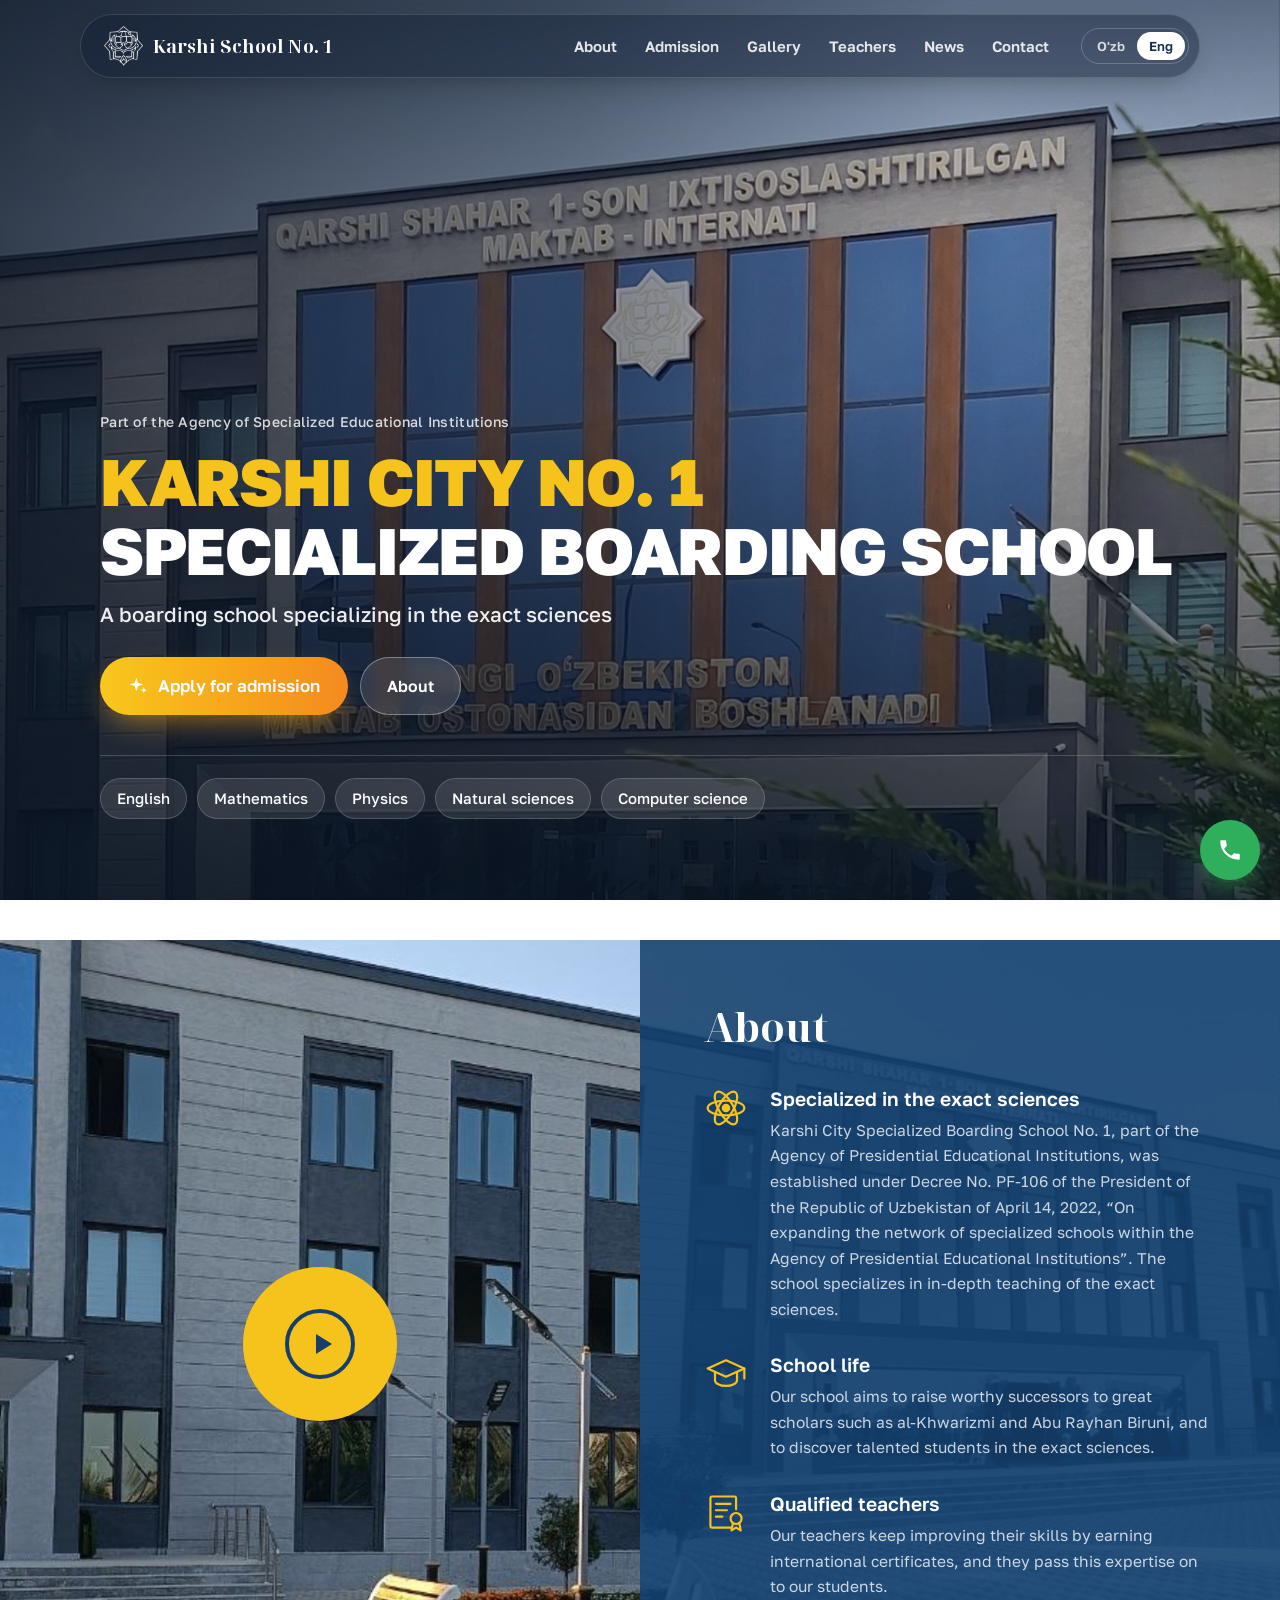
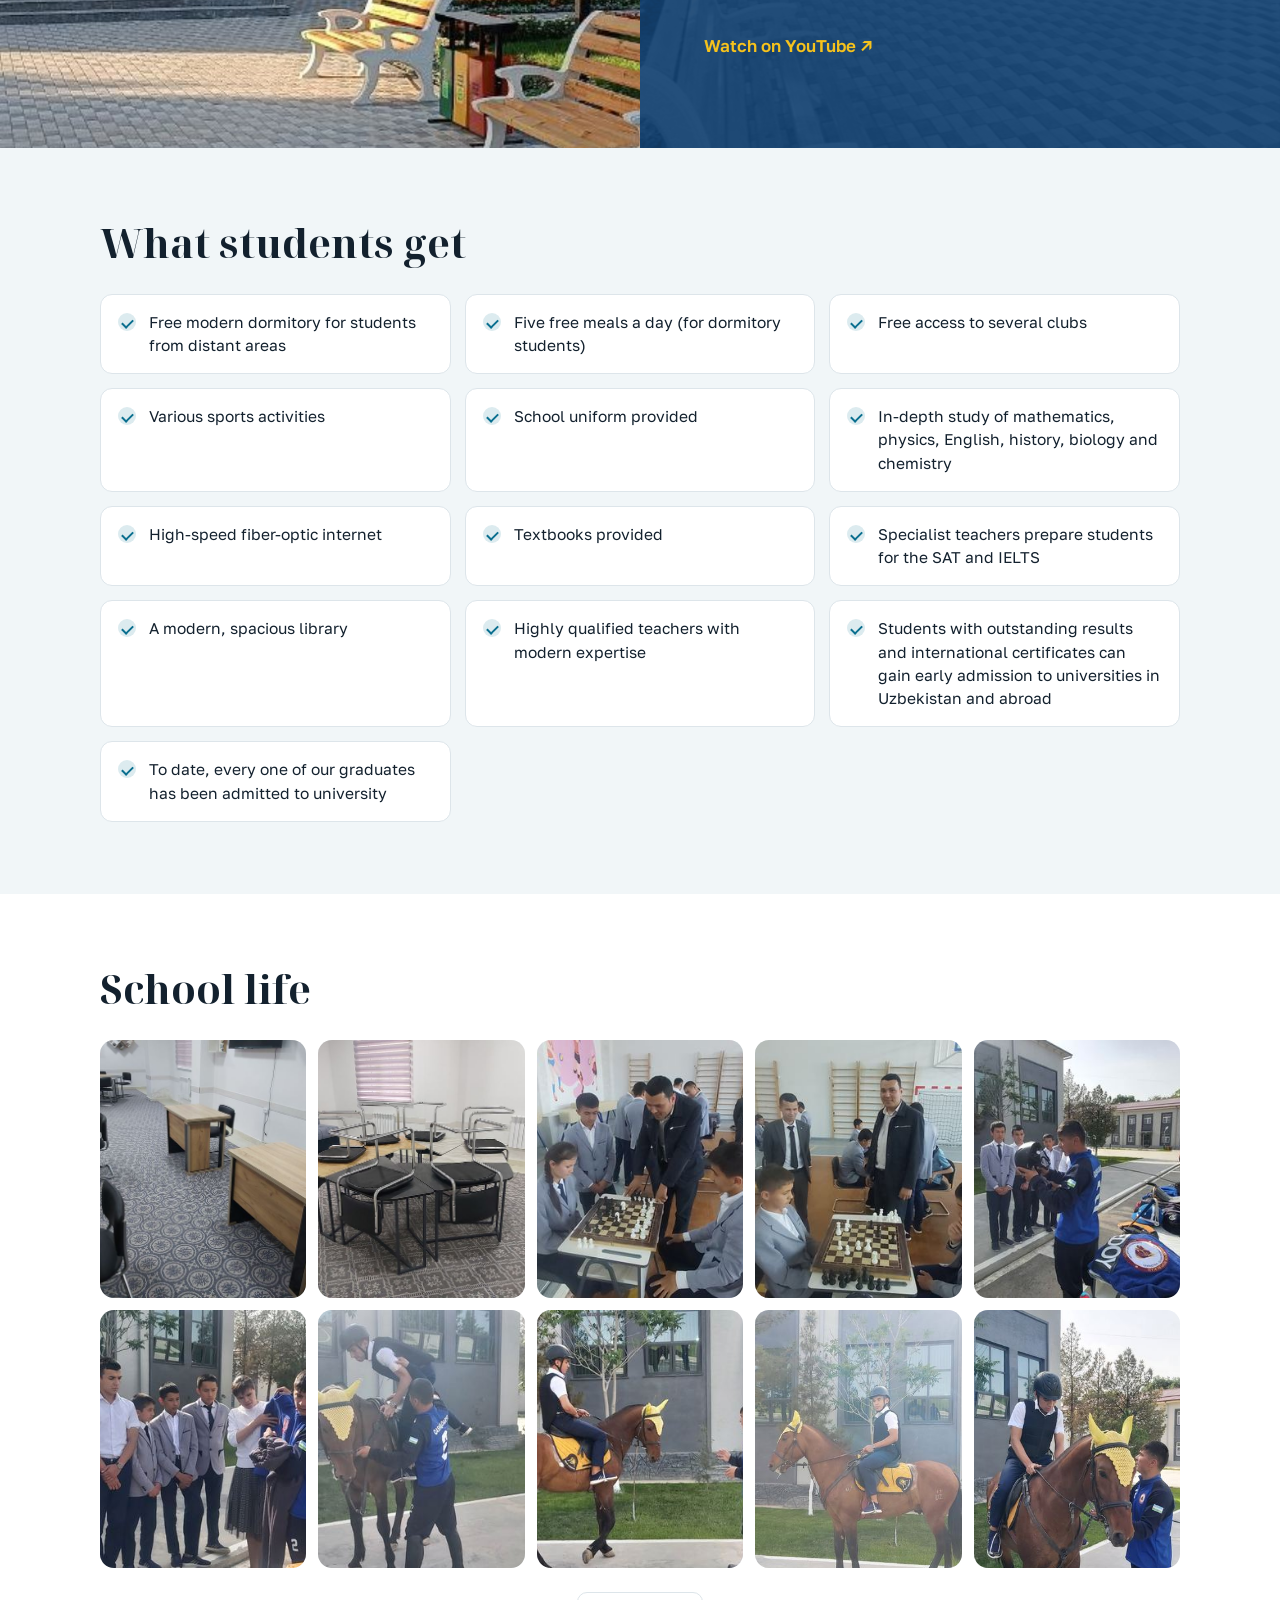
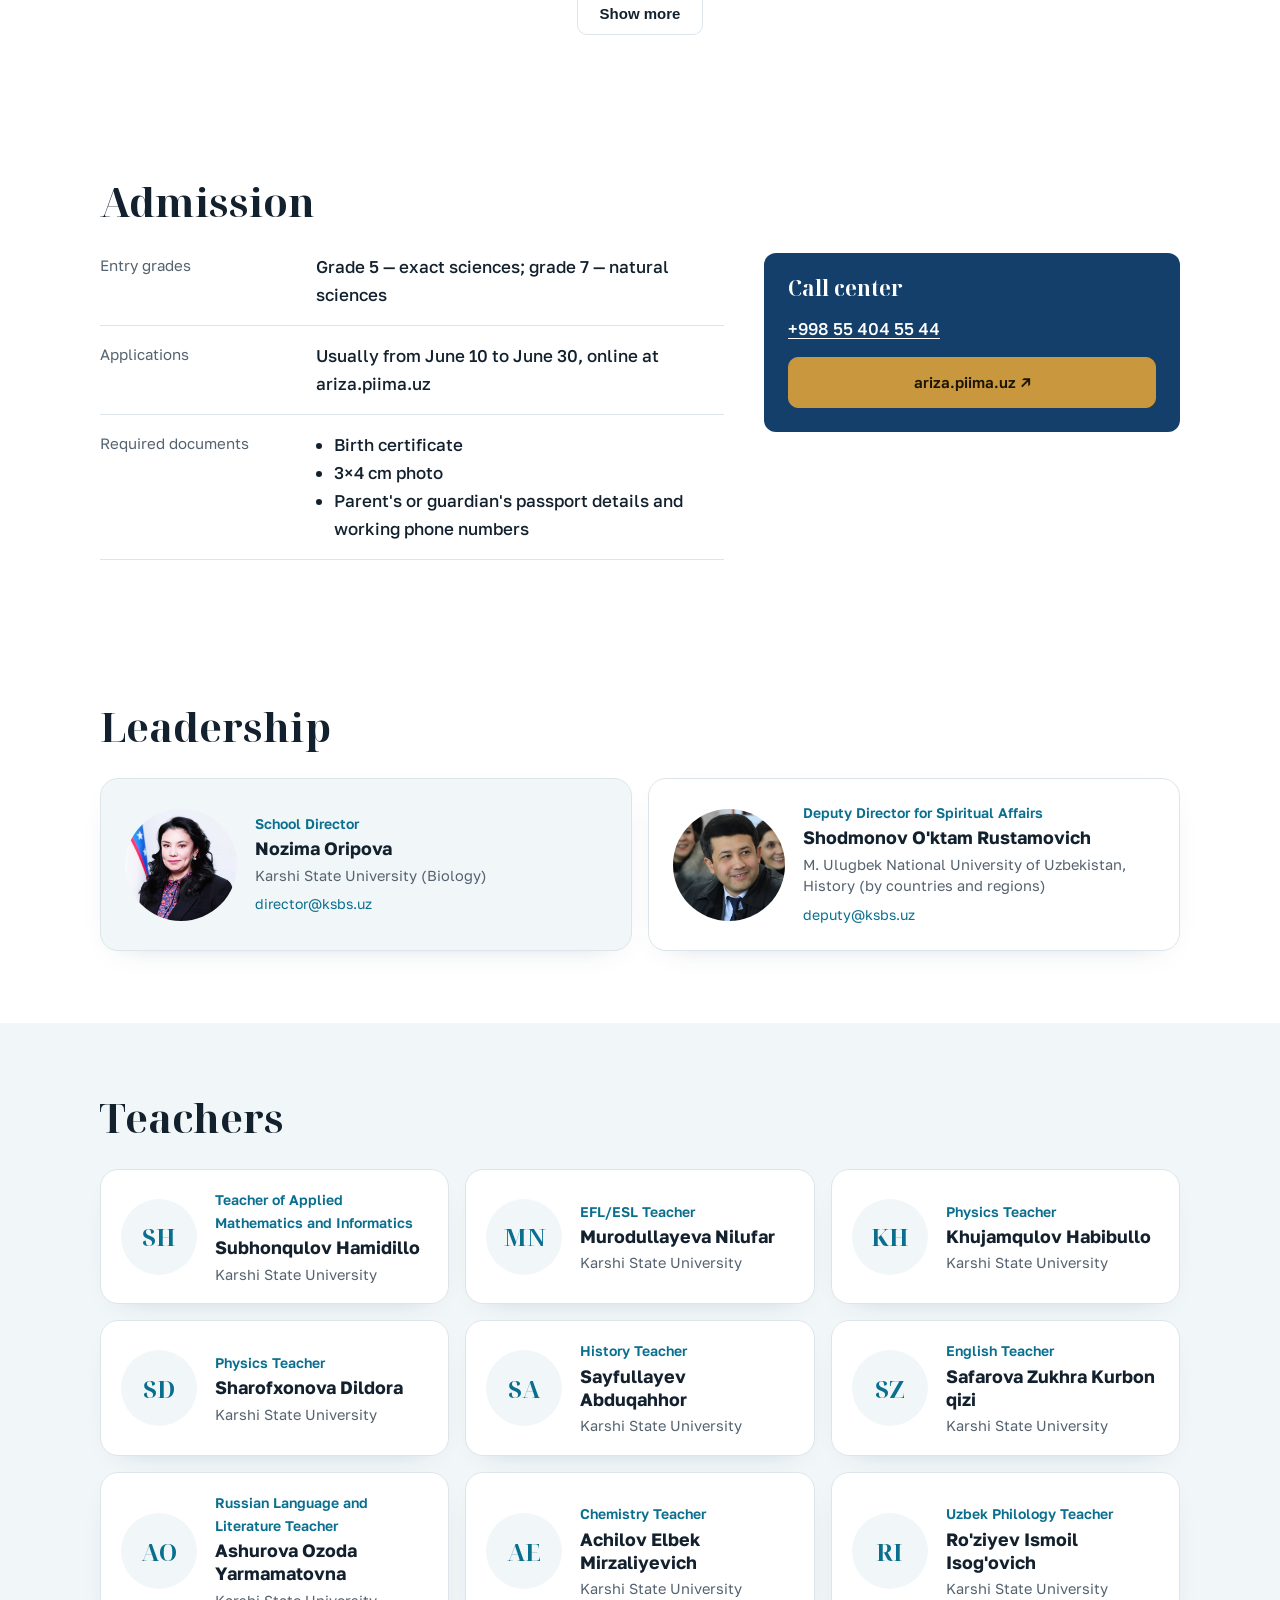
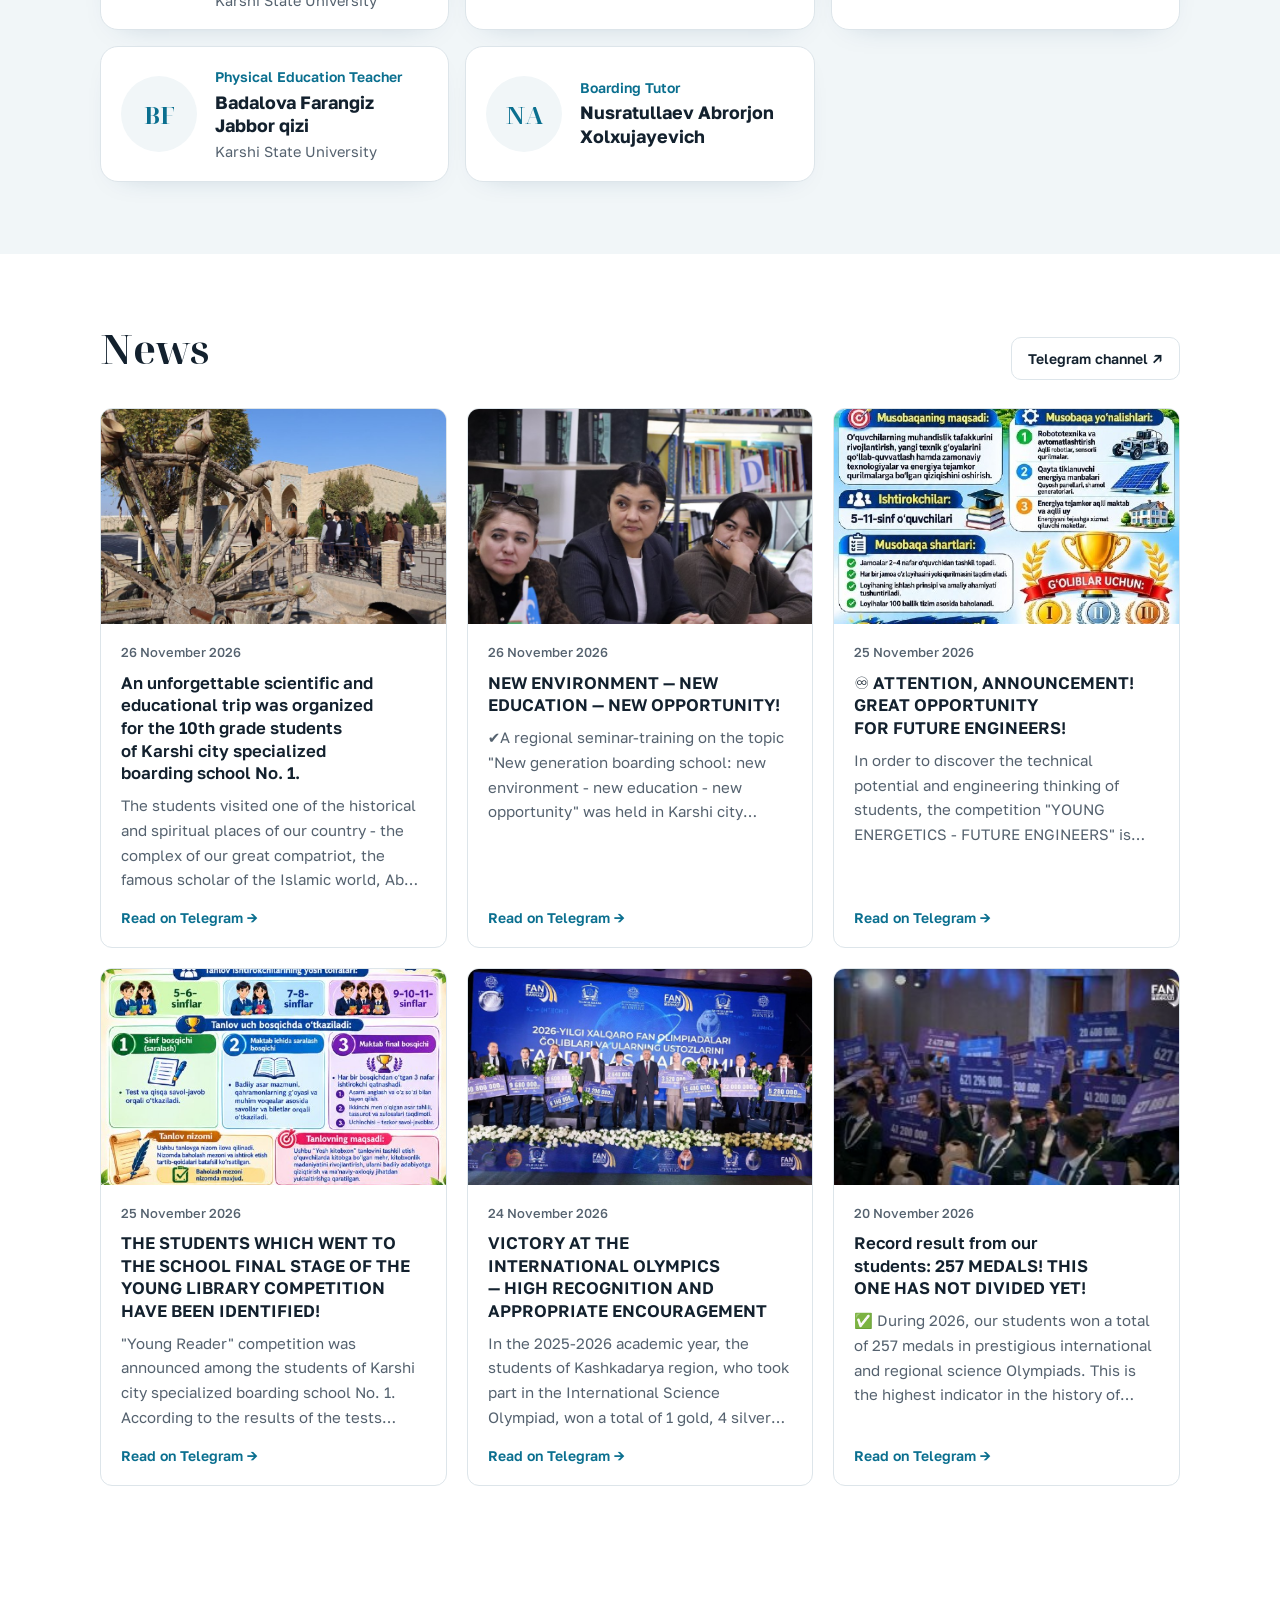
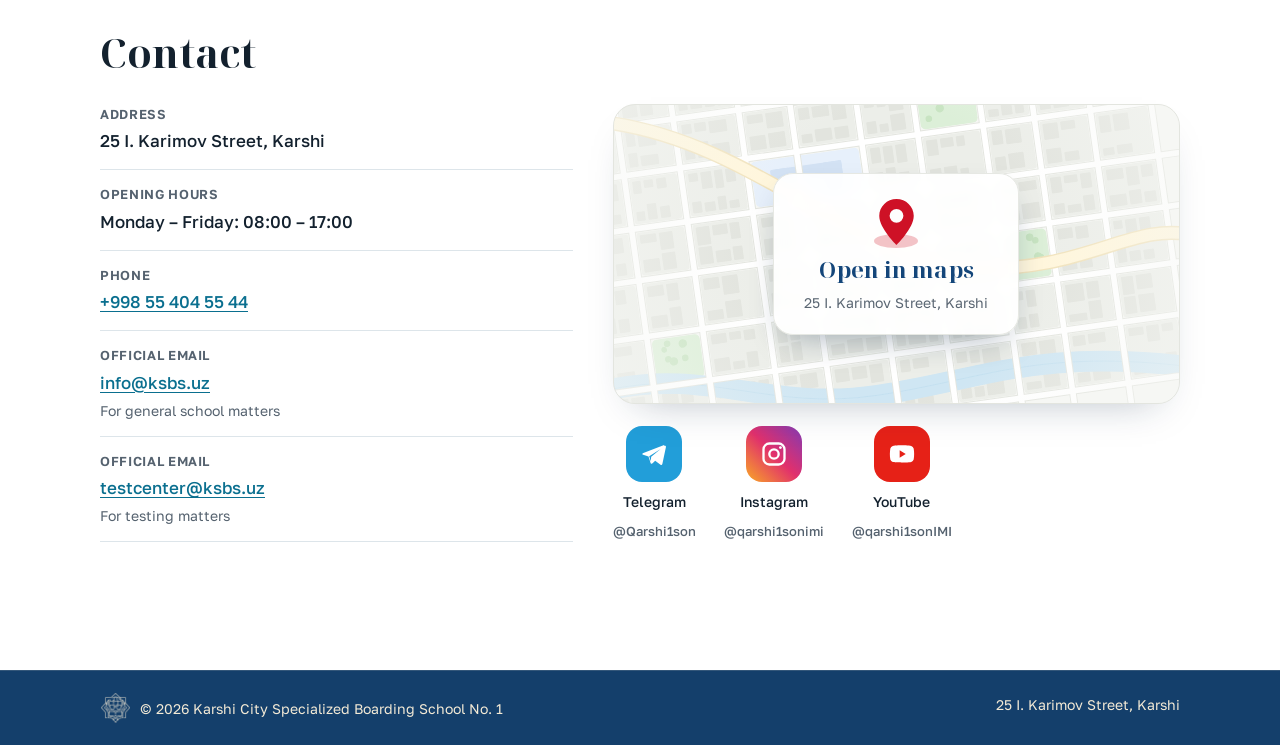
<file: index.html>
<!doctype html>
<html lang="uz">
<head>
  <meta charset="utf-8">
  <meta name="viewport" content="width=device-width, initial-scale=1, viewport-fit=cover">
  <meta name="claude:viewport-fit-sides" content="cover">
  <title>Qarshi 1-son IMI</title>
  <meta name="description" content="Qarshi shahar 1-son ixtisoslashtirilgan maktab-internatining rasmiy sayti.">
  <link rel="preconnect" href="https://fonts.googleapis.com">
  <link rel="preconnect" href="https://fonts.gstatic.com" crossorigin>
  <link href="https://fonts.googleapis.com/css2?family=Noto+Serif+Display:wght@600;700&family=Golos+Text:wght@400;500;600&display=swap" rel="stylesheet">
  <link rel="stylesheet" href="styles.css?v=20261116b">
  <link rel="icon" type="image/png" href="assets/emblem.png">
</head>
<body>
  <header class="topbar">
    <div class="bar">
      <a class="brand" href="#top">
        <span class="emblem" role="img" aria-label="Ixtisoslashtirilgan ta'lim muassasalari agentligi emblemasi"></span>
        <span class="brand-name" data-k="school.short">Qarshi 1-son IMI</span>
      </a>
      <nav class="links" id="links" aria-label="Menyu">
        <a href="#about" data-k="nav.about">Maktab haqida</a>
        <a href="#admission" data-k="nav.admission">Qabul</a>
        <a href="#gallery" data-k="nav.gallery">Galereya</a>
        <a href="#teachers" data-k="nav.teachers">O'qituvchilar</a>
        <a href="#news" data-k="nav.news">Yangiliklar</a>
        <a href="#contact" data-k="nav.contact">Aloqa</a>
        <a href="sat.html" id="nav-sat" hidden>SAT</a>
      </nav>
      <div class="lang" role="group" aria-label="Til / Language">
        <button type="button" id="lang-uz" data-lang="uz">O'zb</button>
        <button type="button" id="lang-en" data-lang="en">Eng</button>
      </div>
      <button class="burger" id="burger" type="button" aria-label="Menyu" aria-expanded="false" aria-controls="links"><span></span><span></span></button>
    </div>
  </header>

  <main id="top">
    <section class="hero cover">
      <img class="hero-bg" id="hero-photo" alt="" hidden>
      <div class="wrap hero-in">
        <p class="agency" data-k="school.agency"></p>
        <h1><span class="h1-a" data-k="school.title1">Qarshi shahar 1-son</span> <span class="h1-b" data-k="school.title2">ixtisoslashtirilgan maktab-internati</span></h1>
        <p class="tagline" data-k="school.tagline"></p>
        <div class="cta">
          <a class="btn sun" href="https://ariza.piima.uz/" target="_blank" rel="noopener"><span class="spark" aria-hidden="true"></span><span data-k="hero.apply">Qabulga ariza topshirish</span></a>
          <a class="btn glass" href="#about" data-k="nav.about">Maktab haqida</a>
        </div>
        <ul class="subjects" id="subjects" aria-label="Ixtisoslashgan fanlar"></ul>
      </div>
    </section>

    <section class="about-split" id="about">
      <div class="about-media">
        <div class="video-box" id="video-box"></div>
      </div>
      <div class="about-panel">
        <div class="about-panel-in">
          <h2 data-k="nav.about">Maktab haqida</h2>
          <ul class="facility" id="about-items"></ul>
          <a class="yt-link" id="video-link" target="_blank" rel="noopener" hidden data-k="video.watch">YouTube'da ko'rish ↗</a>
        </div>
      </div>
    </section>

    <section class="section alt" id="perks">
      <div class="wrap">
        <h2 data-k="perks.title">O'quvchilar uchun imkoniyatlar</h2>
        <ul class="perks" id="perk-list"></ul>
      </div>
    </section>

    <section class="section" id="gallery">
      <div class="wrap">
        <h2 data-k="gallery.title">Maktab hayoti</h2>
        <div class="gallery" id="gallery-grid"></div>
        <div class="g-more"><button type="button" class="btn" id="gallery-more" data-k="gallery.more" hidden>Ko'proq ko'rsatish</button></div>
      </div>
    </section>

    <section class="section" id="admission">
      <div class="wrap">
        <h2 data-k="nav.admission">Qabul</h2>
        <div class="admission">
          <dl class="adm-list" id="adm-list"></dl>
          <aside class="callcenter">
            <h3 data-k="adm.call">Call-markaz</h3>
            <ul id="callcenter"></ul>
            <a class="btn primary" id="portal" target="_blank" rel="noopener">ariza.piima.uz ↗</a>
          </aside>
        </div>
      </div>
    </section>

    <section class="section" id="leadership">
      <div class="wrap">
        <h2 data-k="lead.title">Rahbariyat</h2>
        <div class="leaders" id="leader-list"></div>
      </div>
    </section>

    <section class="section alt" id="teachers">
      <div class="wrap">
        <h2 data-k="nav.teachers">O'qituvchilar</h2>
        <div class="leaders" id="teacher-list"></div>
      </div>
    </section>

    <section class="section" id="news">
      <div class="wrap">
        <div class="head-row">
          <h2 data-k="nav.news">Yangiliklar</h2>
          <a class="btn small" id="tg-link" target="_blank" rel="noopener" data-k="news.channel">Telegram kanal</a>
        </div>
        <div class="news" id="news-list"><p class="muted" data-k="news.loading">Yuklanmoqda…</p></div>
      </div>
    </section>

    <section class="section" id="contact">
      <div class="wrap">
        <h2 data-k="nav.contact">Aloqa</h2>
        <div class="contact">
          <dl class="contact-list" id="contact-list"></dl>
          <div class="contact-side">
            <a class="map-card" id="map-link" target="_blank" rel="noopener">
              <span class="map-cta">
                <span class="pin-wrap" aria-hidden="true"><span class="pulse"></span><span class="pin"></span></span>
                <b data-k="contact.openMap">Xaritada ochish</b>
                <small data-k="school.address"></small>
              </span>
            </a>
            <div class="socials" id="socials"></div>
          </div>
        </div>
      </div>
    </section>
  </main>

  <div class="lightbox" id="lightbox" hidden><button type="button" class="lb-close" aria-label="Yopish">×</button><button type="button" class="lb-nav lb-prev" aria-label="Oldingi">‹</button><img alt=""><button type="button" class="lb-nav lb-next" aria-label="Keyingi">›</button></div>

  <a class="call-fab" id="call-fab" aria-label="Qo'ng'iroq qilish"><svg viewBox="0 0 24 24" aria-hidden="true"><path d="M6.6 10.8a15.1 15.1 0 0 0 6.6 6.6l2.2-2.2a1 1 0 0 1 1-.25 11.4 11.4 0 0 0 3.6.57 1 1 0 0 1 1 1V20a1 1 0 0 1-1 1A17 17 0 0 1 3 4a1 1 0 0 1 1-1h3.5a1 1 0 0 1 1 1c0 1.25.2 2.45.57 3.57a1 1 0 0 1-.25 1z"/></svg></a>

  <footer class="footer">
    <div class="wrap foot">
      <span class="foot-brand"><span class="emblem light" aria-hidden="true"></span><span>© <span id="year"></span> <span data-k="school.name"></span></span></span>
      <span data-k="school.address"></span>
    </div>
  </footer>

  <script src="app.js?v=20261116b"></script>
</body>
</html>
</file>
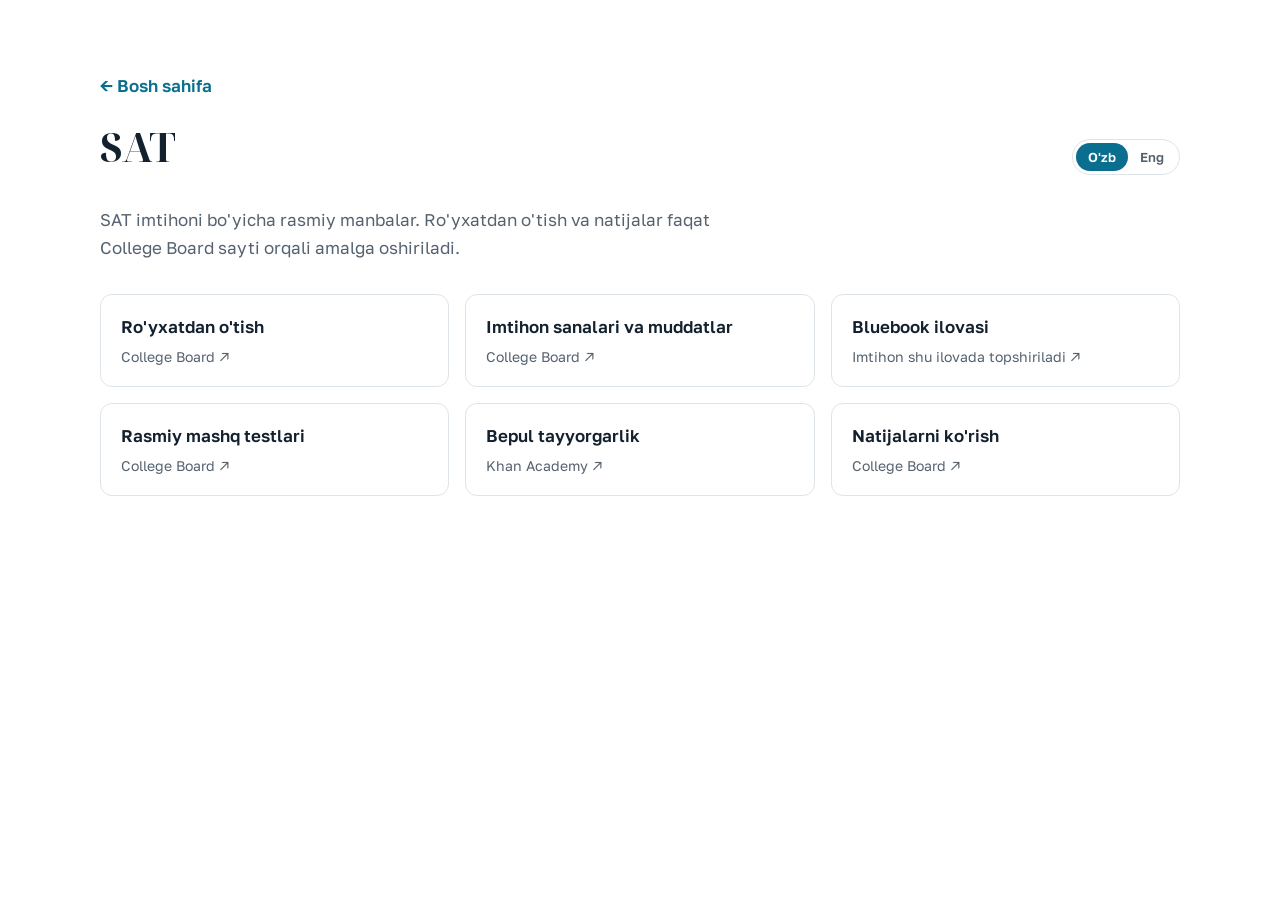
<file: sat.html>
<!doctype html>
<html lang="uz">
<head>
  <meta charset="utf-8">
  <meta name="viewport" content="width=device-width, initial-scale=1, viewport-fit=cover">
  <meta name="robots" content="noindex, nofollow">
  <title>SAT · Qarshi 1-son IMI</title>
  <link rel="preconnect" href="https://fonts.googleapis.com">
  <link rel="preconnect" href="https://fonts.gstatic.com" crossorigin>
  <link href="https://fonts.googleapis.com/css2?family=Noto+Serif+Display:wght@600;700&family=Golos+Text:wght@400;500;600&display=swap" rel="stylesheet">
  <link rel="stylesheet" href="styles.css">
  <style>
    .sat-links{display:grid;grid-template-columns:repeat(auto-fill,minmax(260px,1fr));gap:16px}
    .sat-link{display:grid;gap:4px;padding:18px 20px;border:1px solid var(--line);border-radius:var(--r);text-decoration:none;color:var(--ink);background:var(--paper)}
    .sat-link:hover{border-color:var(--blue)}
    .sat-link b{font-weight:600}
    .sat-link span{color:var(--ink-2);font-size:14px}
    .back{display:inline-block;margin-bottom:24px;font-weight:600;text-decoration:none}
  </style>
</head>
<body>
  <!-- YASHIRIN SAHIFA: menyuda ko'rinmaydi. Ochish uchun data/school.json da "show_sat": true qiling. -->
  <main class="section">
    <div class="wrap">
      <a class="back" href="index.html" data-uz="← Bosh sahifa" data-en="← Home">← Bosh sahifa</a>
      <div class="head-row">
        <h2>SAT</h2>
        <div class="lang" role="group" aria-label="Til / Language">
          <button type="button" id="lang-uz" data-lang="uz">O'zb</button>
          <button type="button" id="lang-en" data-lang="en">Eng</button>
        </div>
      </div>
      <p class="muted" style="max-width:60ch;margin-bottom:32px" data-uz="SAT imtihoni bo'yicha rasmiy manbalar. Ro'yxatdan o'tish va natijalar faqat College Board sayti orqali amalga oshiriladi." data-en="Official SAT resources. Registration and scores are handled only through the College Board website.">SAT imtihoni bo'yicha rasmiy manbalar.</p>
      <div class="sat-links">
        <a class="sat-link" href="https://satsuite.collegeboard.org/sat/registration" target="_blank" rel="noopener"><b data-uz="Ro'yxatdan o'tish" data-en="Register">Ro'yxatdan o'tish</b><span>College Board ↗</span></a>
        <a class="sat-link" href="https://satsuite.collegeboard.org/sat/dates-deadlines" target="_blank" rel="noopener"><b data-uz="Imtihon sanalari va muddatlar" data-en="Test dates and deadlines">Imtihon sanalari va muddatlar</b><span>College Board ↗</span></a>
        <a class="sat-link" href="https://bluebook.collegeboard.org" target="_blank" rel="noopener"><b data-uz="Bluebook ilovasi" data-en="Bluebook app">Bluebook ilovasi</b><span data-uz="Imtihon shu ilovada topshiriladi ↗" data-en="The test is taken in this app ↗">Imtihon shu ilovada topshiriladi ↗</span></a>
        <a class="sat-link" href="https://satsuite.collegeboard.org/practice" target="_blank" rel="noopener"><b data-uz="Rasmiy mashq testlari" data-en="Official practice tests">Rasmiy mashq testlari</b><span>College Board ↗</span></a>
        <a class="sat-link" href="https://www.khanacademy.org/digital-sat" target="_blank" rel="noopener"><b data-uz="Bepul tayyorgarlik" data-en="Free preparation">Bepul tayyorgarlik</b><span>Khan Academy ↗</span></a>
        <a class="sat-link" href="https://studentscores.collegeboard.org" target="_blank" rel="noopener"><b data-uz="Natijalarni ko'rish" data-en="View scores">Natijalarni ko'rish</b><span>College Board ↗</span></a>
      </div>
    </div>
  </main>
  <script>
    let lang = "uz";
    try { lang = localStorage.getItem("lang") || lang; } catch (e) {}
    function setLang(l) {
      lang = l; document.documentElement.lang = l;
      document.querySelectorAll("[data-uz]").forEach(el => el.textContent = el.dataset[l]);
      document.querySelectorAll(".lang button").forEach(b => b.setAttribute("aria-pressed", String(b.dataset.lang === l)));
      try { localStorage.setItem("lang", l); } catch (e) {}
    }
    document.querySelectorAll(".lang button").forEach(b => b.addEventListener("click", () => setLang(b.dataset.lang)));
    setLang(lang);
  </script>
</body>
</html>
</file>
<file: styles.css>
/* Layout: plain, clear sections. Identity: the agency emblem, a large vector Humo in the hero,
   and soft wave dividers between sections (waves also underline each section title). */
:root{
  --paper:#ffffff;     /* page */
  --alt:#f1f6f8;       /* alternate section */
  --ink:#13212e;       /* text */
  --ink-2:#55626f;     /* secondary text */
  --line:#dde5ea;      /* hairlines */
  --blue:#0a6f8f;      /* primary, flag blue darkened for legible text */
  --lapis:#143f6b;     /* naqsh ground */
  --sky:#0099b5;       /* flag blue */
  --green:#1eb53a;     /* flag green */
  --red:#ce1126;       /* flag red lines */
  --ochre:#c8973e;     /* naqsh gold */
  --cream:#f3ead6;     /* naqsh light */
  --on-blue:#ffffff;
  --emblem:#1b3f8b;    /* agency emblem blue */
  --humo:#143f6b;      /* Humo gradient end */
  --gold-ui:#f6c21c;   /* bright gold for icons and play button on dark blue */
  --map-land:#eef3ef; --map-block:#e1e8e3; --map-park:#cfe6cf; --map-water:#a9d7ea; --map-road:#ffffff;

  --f-display:"Noto Serif Display",Georgia,"Times New Roman",serif;
  --f-body:"Golos Text",ui-sans-serif,system-ui,-apple-system,"Segoe UI",Roboto,sans-serif;
  --max:1120px;
  --r:12px;
}
@media (prefers-color-scheme:dark){
  :root:not([data-theme="light"]){
    --paper:#0e161e; --alt:#121d27; --ink:#e8eef2; --ink-2:#a2afba; --line:#25333f;
    --blue:#4fc3dc; --on-blue:#0e161e; --emblem:#8fb0ff; --humo:#7fa6e6; --map-land:#16222d; --map-block:#1c2b38; --map-park:#1d3a2c; --map-water:#1f4a63; --map-road:#2c3d4c; color-scheme:dark;
  }
}
:root[data-theme="dark"]{
  --paper:#0e161e; --alt:#121d27; --ink:#e8eef2; --ink-2:#a2afba; --line:#25333f;
  --blue:#4fc3dc; --on-blue:#0e161e; --emblem:#8fb0ff; --humo:#7fa6e6; --map-land:#16222d; --map-block:#1c2b38; --map-park:#1d3a2c; --map-water:#1f4a63; --map-road:#2c3d4c; color-scheme:dark;
}

*{box-sizing:border-box}
html{scroll-behavior:smooth;scroll-padding-top:80px}
body{margin:0;background:var(--paper);color:var(--ink);font:400 17px/1.65 var(--f-body);-webkit-font-smoothing:antialiased}
body::before{content:"";position:fixed;inset:0 0 auto;height:env(safe-area-inset-top,0px);z-index:30;background:var(--paper)}
img{max-width:100%;display:block}
a{color:var(--blue);text-underline-offset:3px}
h1,h2,h3{font-family:var(--f-display);font-weight:700;margin:0;text-wrap:balance;line-height:1.15}
p{margin:0}
:focus-visible{outline:3px solid var(--ochre);outline-offset:3px;border-radius:6px}
.muted{color:var(--ink-2)}
.wrap{max-width:var(--max);margin:0 auto;padding-left:max(20px,env(safe-area-inset-left,0px));padding-right:max(20px,env(safe-area-inset-right,0px))}


/* Header */
.topbar{position:sticky;top:env(safe-area-inset-top,0px);z-index:20;background:color-mix(in srgb,var(--paper) 92%,transparent);backdrop-filter:blur(10px);-webkit-backdrop-filter:blur(10px);border-bottom:1px solid var(--line)}
.bar{max-width:var(--max);margin:0 auto;height:66px;display:flex;align-items:center;gap:20px;padding-left:max(20px,env(safe-area-inset-left,0px));padding-right:max(20px,env(safe-area-inset-right,0px))}
.brand{display:flex;align-items:center;gap:10px;text-decoration:none;color:var(--ink);min-width:0;flex:1 1 auto}
.emblem{display:block;width:46px;height:46px;flex:none;background:var(--emblem);-webkit-mask:url(assets/emblem.png) center/contain no-repeat;mask:url(assets/emblem.png) center/contain no-repeat}
.emblem.light{background:var(--cream);width:30px;height:30px}
.brand-name{font:700 18px var(--f-display);white-space:nowrap;overflow:hidden;text-overflow:ellipsis}
.links{display:flex;gap:4px;flex:none}
.links a{color:var(--ink-2);text-decoration:none;font-weight:500;font-size:15px;padding:8px 12px;border-radius:8px}
.links a:hover{color:var(--ink);background:var(--alt)}
.lang{display:flex;border:1px solid var(--line);border-radius:999px;padding:3px;flex:none}
.lang button{border:0;background:none;color:var(--ink-2);font:600 13px var(--f-body);padding:6px 12px;border-radius:999px;cursor:pointer}
.lang button[aria-pressed="true"]{background:var(--blue);color:var(--on-blue)}
.burger{display:none;width:42px;height:42px;border:1px solid var(--line);border-radius:10px;background:none;cursor:pointer;flex-direction:column;align-items:center;justify-content:center;gap:6px;flex:none}
.burger span{width:18px;height:2px;background:var(--ink);border-radius:2px;transition:transform .2s}
.burger[aria-expanded="true"] span:first-child{transform:translateY(4px) rotate(45deg)}
.burger[aria-expanded="true"] span:last-child{transform:translateY(-4px) rotate(-45deg)}


/* Hero */
.hero{padding-block:64px 40px}
.hero-grid{display:grid;grid-template-columns:minmax(0,1.3fr) minmax(0,1fr);gap:48px;align-items:center}
.agency{font-size:14px;font-weight:600;color:var(--blue);margin-bottom:16px}
.hero h1{font-size:clamp(2rem,4.6vw,3.4rem);margin-bottom:18px}
.tagline{font:600 clamp(1.1rem,2vw,1.35rem) var(--f-display);color:var(--ink-2);margin-bottom:28px}
.cta{display:flex;gap:12px;flex-wrap:wrap}
.btn{display:inline-flex;align-items:center;justify-content:center;padding:12px 22px;border-radius:10px;font-weight:600;font-size:15px;text-decoration:none;color:var(--ink);border:1.5px solid var(--line);background:var(--paper);transition:border-color .15s,transform .15s}
.btn:hover{border-color:var(--blue);transform:translateY(-1px)}
.btn.primary{background:var(--blue);border-color:var(--blue);color:var(--on-blue)}
.btn.small{padding:9px 16px;font-size:14px}
.hero-art{position:relative;height:clamp(300px,42vw,500px);-webkit-mask:linear-gradient(#000 62%,transparent 98%);mask:linear-gradient(#000 62%,transparent 98%)}
.humo{position:absolute;inset:0;background:linear-gradient(160deg,var(--sky) 0%,var(--humo) 55%,var(--humo) 100%);
  -webkit-mask:url(assets/humo.svg) center top/contain no-repeat;mask:url(assets/humo.svg) center top/contain no-repeat}
@media (prefers-reduced-motion:no-preference){.humo{animation:soar 1.2s cubic-bezier(.2,.7,.2,1) both}@keyframes soar{from{transform:translateY(18px)}to{transform:none}}}
.hero{position:relative;overflow:hidden}
.hero .wrap{position:relative;z-index:1}
.subjects{list-style:none;padding:28px 0 0;margin:44px 0 0;border-top:1px solid var(--line);display:flex;flex-wrap:wrap;gap:10px}
.subjects li{font-weight:600;font-size:15px;padding:7px 16px;border-radius:999px;background:var(--alt);color:var(--ink)}
.stats{display:flex;flex-wrap:wrap;gap:16px 56px;margin:48px 0 0;padding-top:28px;border-top:1px solid var(--line)}
.stats div{display:flex;flex-direction:column}
.stats dd{margin:0;font:700 2.2rem/1.1 var(--f-display);color:var(--blue);font-variant-numeric:tabular-nums;order:-1}
.stats dt{color:var(--ink-2);font-size:14px}


/* Sections */
.section{padding-block:72px}
.section.alt{background:var(--alt);position:relative}
.section.alt::before,.section.alt::after,.hero::after,.footer::before{content:"";position:absolute;left:0;right:0;height:56px;pointer-events:none}
.section.alt::before{bottom:100%;background:var(--alt);-webkit-mask:url("data:image/svg+xml,%3Csvg xmlns='http://www.w3.org/2000/svg' viewBox='0 0 1440 80' preserveAspectRatio='none'%3E%3Cpath d='M0 46C180 10 360 8 540 30s360 44 540 26 270-44 360-40V80H0Z'/%3E%3C/svg%3E") 0 0/100% 100% no-repeat;mask:url("data:image/svg+xml,%3Csvg xmlns='http://www.w3.org/2000/svg' viewBox='0 0 1440 80' preserveAspectRatio='none'%3E%3Cpath d='M0 46C180 10 360 8 540 30s360 44 540 26 270-44 360-40V80H0Z'/%3E%3C/svg%3E") 0 0/100% 100% no-repeat}
.section.alt::after{top:100%;background:var(--alt);transform:scaleY(-1);-webkit-mask:url("data:image/svg+xml,%3Csvg xmlns='http://www.w3.org/2000/svg' viewBox='0 0 1440 80' preserveAspectRatio='none'%3E%3Cpath d='M0 30C200 64 420 70 620 46S1040 2 1240 14s160 22 200 30V80H0Z'/%3E%3C/svg%3E") 0 0/100% 100% no-repeat;mask:url("data:image/svg+xml,%3Csvg xmlns='http://www.w3.org/2000/svg' viewBox='0 0 1440 80' preserveAspectRatio='none'%3E%3Cpath d='M0 30C200 64 420 70 620 46S1040 2 1240 14s160 22 200 30V80H0Z'/%3E%3C/svg%3E") 0 0/100% 100% no-repeat}
.section.alt + .section{padding-top:110px}
.footer{position:relative;margin-top:56px}
.footer::before{bottom:100%;background:var(--lapis);-webkit-mask:url("data:image/svg+xml,%3Csvg xmlns='http://www.w3.org/2000/svg' viewBox='0 0 1440 80' preserveAspectRatio='none'%3E%3Cpath d='M0 30C200 64 420 70 620 46S1040 2 1240 14s160 22 200 30V80H0Z'/%3E%3C/svg%3E") 0 0/100% 100% no-repeat;mask:url("data:image/svg+xml,%3Csvg xmlns='http://www.w3.org/2000/svg' viewBox='0 0 1440 80' preserveAspectRatio='none'%3E%3Cpath d='M0 30C200 64 420 70 620 46S1040 2 1240 14s160 22 200 30V80H0Z'/%3E%3C/svg%3E") 0 0/100% 100% no-repeat}
.hero{background:linear-gradient(180deg,var(--paper) 0%,var(--alt) 100%)}
.hero::after{bottom:-1px;background:var(--paper);-webkit-mask:url("data:image/svg+xml,%3Csvg xmlns='http://www.w3.org/2000/svg' viewBox='0 0 1440 80' preserveAspectRatio='none'%3E%3Cpath d='M0 46C180 10 360 8 540 30s360 44 540 26 270-44 360-40V80H0Z'/%3E%3C/svg%3E") 0 0/100% 100% no-repeat;mask:url("data:image/svg+xml,%3Csvg xmlns='http://www.w3.org/2000/svg' viewBox='0 0 1440 80' preserveAspectRatio='none'%3E%3Cpath d='M0 46C180 10 360 8 540 30s360 44 540 26 270-44 360-40V80H0Z'/%3E%3C/svg%3E") 0 0/100% 100% no-repeat}
.hero{padding-bottom:96px!important}
h2{font-size:clamp(1.8rem,3.4vw,2.5rem);margin-bottom:36px;position:relative;padding-bottom:18px}
h2::after{content:"";position:absolute;left:0;bottom:0;width:72px;height:10px;background:var(--ochre);
  -webkit-mask:url("data:image/svg+xml,%3Csvg xmlns='http://www.w3.org/2000/svg' viewBox='0 0 72 10'%3E%3Cpath d='M1 5c5.5-5 11.5-5 17 0s11.5 5 17 0 11.5-5 17 0 11.5 5 17 0' fill='none' stroke='%23000' stroke-width='2.6' stroke-linecap='round'/%3E%3C/svg%3E") 0 0/72px 10px no-repeat;
          mask:url("data:image/svg+xml,%3Csvg xmlns='http://www.w3.org/2000/svg' viewBox='0 0 72 10'%3E%3Cpath d='M1 5c5.5-5 11.5-5 17 0s11.5 5 17 0 11.5-5 17 0 11.5 5 17 0' fill='none' stroke='%23000' stroke-width='2.6' stroke-linecap='round'/%3E%3C/svg%3E") 0 0/72px 10px no-repeat}
.head-row{display:flex;justify-content:space-between;align-items:baseline;gap:16px;flex-wrap:wrap}
.head-row h2{margin-bottom:36px}
.sub{font-size:1.35rem;margin:56px 0 20px}

/* About */
.about{display:grid;grid-template-columns:minmax(0,1.1fr) minmax(0,1fr);gap:56px}
.about-text{display:grid;gap:24px;align-content:start}
.about-text p{font-size:1.1rem;max-width:60ch}
.values{list-style:none;padding:0;margin:0;display:flex;flex-wrap:wrap;gap:10px}
.values li{border:1.5px solid var(--blue);color:var(--blue);border-radius:999px;padding:5px 16px;font-weight:600;font-size:15px}
.timeline{list-style:none;padding:0;margin:0;display:grid;gap:0;border-left:2px solid var(--line)}
.timeline li{position:relative;padding:0 0 26px 28px}
.timeline li:last-child{padding-bottom:0}
.timeline li::before{content:"";position:absolute;left:-8px;top:6px;width:14px;height:14px;border-radius:50%;background:var(--paper);border:3px solid var(--blue)}
.timeline .y{font:700 1.25rem var(--f-display);color:var(--blue)}
.timeline b{display:block;font-weight:600}
.timeline span{color:var(--ink-2);font-size:15px}
.programs{display:grid;grid-template-columns:repeat(3,minmax(0,1fr));gap:20px}
.program{border-top:3px solid var(--blue);padding-top:16px;display:grid;gap:6px}
.program:nth-child(2){border-color:var(--green)}
.program:nth-child(3){border-color:var(--ochre)}
.program h4{margin:0;font:600 1.1rem var(--f-body)}
.program p{color:var(--ink-2);font-size:15px}

.about{grid-template-columns:minmax(0,1fr) minmax(0,1.1fr);align-items:center}
.about-text h2{margin-bottom:24px}
.about-text .lead{font:600 1.3rem/1.45 var(--f-display)}
.about-text p{color:var(--ink-2)}
.about-text .lead{color:var(--ink)}
.video{margin:0;display:grid;gap:10px}
.video-box{position:relative;aspect-ratio:16/9;max-width:100%;border-radius:var(--r);overflow:hidden;background:var(--lapis)}
.video-box iframe{position:absolute;inset:0;width:100%;height:100%;border:0}
.video-ph{position:absolute;inset:0;display:grid;place-items:center;align-content:center;gap:14px;color:var(--cream);text-align:center;padding:20px}
.video-ph{background:radial-gradient(120% 90% at 85% 10%,color-mix(in srgb,var(--sky) 55%,transparent),transparent 60%),var(--lapis)}
.video-ph .play{position:relative;width:68px;height:68px;border-radius:50%;border:2px solid var(--cream);display:grid;place-items:center}
.video-ph .play::after{content:"";margin-left:5px;border-left:20px solid var(--cream);border-top:12px solid transparent;border-bottom:12px solid transparent}
.video-ph span{position:relative;font-weight:500}
.video figcaption{color:var(--ink-2);font-size:14px}
.perks{list-style:none;padding:0;margin:0;display:grid;grid-template-columns:repeat(3,minmax(0,1fr));gap:14px}
.perks li{background:var(--paper);border:1px solid var(--line);border-radius:var(--r);padding:16px 18px 16px 48px;position:relative;font-size:15.5px;line-height:1.5}
.perks li::before{content:"";position:absolute;left:17px;top:18px;width:18px;height:18px;border-radius:50%;background:color-mix(in srgb,var(--blue) 14%,transparent)}
.perks li::after{content:"";position:absolute;left:23px;top:22px;width:5px;height:9px;border:solid var(--blue);border-width:0 2px 2px 0;transform:rotate(45deg)}
.admission{display:grid;grid-template-columns:minmax(0,1.5fr) minmax(0,1fr);gap:40px;align-items:start}
.adm-list{margin:0;display:grid}
.adm-list div{display:grid;grid-template-columns:minmax(0,32%) minmax(0,1fr);gap:16px;padding:16px 0;border-bottom:1px solid var(--line)}
.adm-list div:first-child{padding-top:0}
.adm-list dt{color:var(--ink-2);font-size:15px}
.adm-list dd{margin:0;font-weight:500}
.adm-list ul{margin:0;padding-left:18px}
.callcenter{background:var(--lapis);color:var(--cream);border-radius:var(--r);padding:24px;display:grid;gap:14px}
.callcenter h3{font-size:1.3rem;color:#fff}
.callcenter ul{list-style:none;padding:0;margin:0;display:grid;gap:6px;font-variant-numeric:tabular-nums;font-size:17px;font-weight:500}
.callcenter a{color:#fff}
.callcenter .btn.primary{background:var(--ochre);border-color:var(--ochre);color:#1d1503}
.foot-brand{display:flex;align-items:center;gap:10px}

/* Teachers */
.teachers{display:grid;grid-template-columns:repeat(auto-fill,minmax(240px,1fr));gap:20px}
.teacher{background:var(--paper);border:1px solid var(--line);border-radius:var(--r);overflow:hidden;display:flex;flex-direction:column}
.teacher .photo{aspect-ratio:4/5;width:100%;max-width:100%;object-fit:cover;background:var(--alt)}
.teacher .noimg{aspect-ratio:4/5;display:grid;place-items:center;font:700 2.5rem var(--f-display);color:var(--blue);background:var(--alt)}
.teacher .tb{padding:16px 18px;display:grid;gap:4px}
.teacher h4{margin:0;font:600 1.05rem var(--f-body)}
.teacher .subj{color:var(--blue);font-weight:600;font-size:15px}
.teacher .info{color:var(--ink-2);font-size:14px}
.empty{grid-column:1/-1;border:1.5px dashed var(--line);border-radius:var(--r);padding:28px;color:var(--ink-2);text-align:center;background:var(--paper)}

/* News */
.news{display:grid;grid-template-columns:repeat(3,minmax(0,1fr));gap:20px}
.post{display:flex;flex-direction:column;border:1px solid var(--line);border-radius:var(--r);overflow:hidden;background:var(--paper)}
.post .ph{aspect-ratio:16/10;width:100%;max-width:100%;object-fit:cover;background:var(--alt)}
.post .pb{padding:18px 20px;display:flex;flex-direction:column;gap:8px;flex:1}
.post time{font-size:13px;color:var(--ink-2);font-weight:500}
.post h3{font:600 1.05rem/1.35 var(--f-body)}
.post p{color:var(--ink-2);font-size:15px;white-space:pre-line;display:-webkit-box;-webkit-line-clamp:4;-webkit-box-orient:vertical;overflow:hidden}
.post .more{margin-top:auto;padding-top:6px;font-weight:600;font-size:14px;text-decoration:none}

/* Contact */
.contact{display:grid;grid-template-columns:minmax(0,1fr) minmax(0,1.2fr);gap:40px;align-items:start}
.contact-list{margin:0;display:grid}
.contact-list div{padding:14px 0;border-bottom:1px solid var(--line);display:grid;gap:2px}
.contact-list div:first-child{padding-top:0}
.contact-list dt{font-size:13px;font-weight:600;letter-spacing:.05em;text-transform:uppercase;color:var(--ink-2)}
.contact-list dd{margin:0;font-weight:500;white-space:pre-line;word-break:break-word}
.contact-list small{display:block;color:var(--ink-2);font-weight:400;font-size:14px}
.map{position:relative;border:1px solid var(--line);border-radius:var(--r);overflow:hidden;background:var(--alt);aspect-ratio:4/3;max-width:100%}
.map iframe{position:absolute;inset:0;width:100%;height:100%;border:0}
.map-link{position:absolute;right:12px;bottom:12px;background:var(--paper);border:1px solid var(--line);border-radius:8px;padding:8px 12px;font-weight:600;font-size:14px;text-decoration:none}
.socials{display:flex;flex-wrap:wrap;gap:28px;margin-top:48px;padding-top:32px;border-top:1px solid var(--line)}
.social{display:flex;flex-direction:column;align-items:center;gap:8px;text-decoration:none;color:var(--ink);font-weight:500;font-size:14px}
.social .ic{width:56px;height:56px;border-radius:16px;display:grid;place-items:center;color:#fff;transition:transform .15s}
.social:hover .ic{transform:translateY(-3px)}
.social svg{width:28px;height:28px}
.social small{color:var(--ink-2);font-size:13px}
.ic.tg{background:#229ed9}.ic.ig{background:linear-gradient(45deg,#f9a825,#e1306c 50%,#833ab4)}.ic.yt{background:#e62117}

.footer{background:var(--lapis);color:var(--cream);padding-block:22px;font-size:14px}
.foot{display:flex;justify-content:space-between;gap:12px;flex-wrap:wrap}

/* Responsive */
@media (max-width:980px){
  .links{display:none;position:absolute;top:66px;left:0;right:0;flex-direction:column;background:var(--paper);border-bottom:1px solid var(--line);
    padding:8px max(12px,env(safe-area-inset-right,0px)) 12px max(12px,env(safe-area-inset-left,0px))}
  .links.open{display:flex}
  .links a{padding:12px;font-size:16px}
  .burger{display:flex}
}
@media (max-width:860px){
  .hero-grid,.about,.contact,.admission{grid-template-columns:minmax(0,1fr);gap:36px}
  .hero-art{order:-1}
  .programs{grid-template-columns:minmax(0,1fr)}
  .perks{grid-template-columns:minmax(0,1fr) minmax(0,1fr)}

  .news{grid-template-columns:minmax(0,1fr) minmax(0,1fr)}
  .section{padding-block:56px}
  .hero{padding-block:40px 32px}
}
@media (max-width:560px){
  body{font-size:16px}
  .bar{gap:10px;height:62px}
  .links{top:62px}
  .brand-name{font-size:16px}
  .news{grid-template-columns:minmax(0,1fr)}
  .perks{grid-template-columns:minmax(0,1fr)}
  .adm-list div{grid-template-columns:minmax(0,1fr);gap:2px}
  .stats{gap:16px 32px}
  .stats dd{font-size:1.8rem}
}
.map-fallback{position:absolute;inset:0;display:grid;place-items:center;align-content:center;gap:8px;text-align:center;padding:24px;font-size:15px;
  background:radial-gradient(circle at 50% 42%,color-mix(in srgb,var(--sky) 14%,transparent),transparent 60%),var(--alt)}
.map-fallback b{font-size:17px}
.pin{width:34px;height:44px;background:var(--red);-webkit-mask:url("data:image/svg+xml,%3Csvg xmlns='http://www.w3.org/2000/svg' viewBox='0 0 24 32'%3E%3Cpath d='M12 0C5.4 0 0 5.2 0 11.7 0 20.5 12 32 12 32s12-11.5 12-20.3C24 5.2 18.6 0 12 0Zm0 16.5a4.8 4.8 0 1 1 0-9.6 4.8 4.8 0 0 1 0 9.6Z'/%3E%3C/svg%3E") center/contain no-repeat;mask:url("data:image/svg+xml,%3Csvg xmlns='http://www.w3.org/2000/svg' viewBox='0 0 24 32'%3E%3Cpath d='M12 0C5.4 0 0 5.2 0 11.7 0 20.5 12 32 12 32s12-11.5 12-20.3C24 5.2 18.6 0 12 0Zm0 16.5a4.8 4.8 0 1 1 0-9.6 4.8 4.8 0 0 1 0 9.6Z'/%3E%3C/svg%3E") center/contain no-repeat}
.map iframe[hidden]{display:none}
@media (max-width:560px){.brand-name{white-space:normal;line-height:1.1;font-size:15px}}
[hidden]{display:none!important}
.hero-photo{position:absolute;inset:0;width:100%;height:100%;max-width:100%;object-fit:cover;border-radius:28px 28px 28px 120px;box-shadow:0 30px 60px -30px rgba(20,63,107,.45)}
.hero-art:has(.hero-photo:not([hidden])){-webkit-mask:none;mask:none}
.map-photo{position:absolute;inset:0;width:100%;height:100%;max-width:100%;object-fit:cover}
.map-link{z-index:1}
a.video-ph{text-decoration:none}
.video figcaption{display:flex;justify-content:space-between;gap:12px;flex-wrap:wrap}
.video figcaption a{font-weight:600;text-decoration:none}

/* Hero photo blends into the page: no frame, soft fading edges */
.hero-photo{border-radius:0;box-shadow:none;
  -webkit-mask-image:linear-gradient(90deg,transparent 0,#000 28%,#000 82%,transparent 100%),linear-gradient(180deg,transparent 0,#000 16%,#000 70%,transparent 100%);
  -webkit-mask-composite:source-in;
  mask-image:linear-gradient(90deg,transparent 0,#000 28%,#000 82%,transparent 100%),linear-gradient(180deg,transparent 0,#000 16%,#000 70%,transparent 100%);
  mask-composite:intersect}

/* Video poster */
.video-poster{position:absolute;inset:0;display:grid;place-items:center;border:0;padding:0;cursor:pointer;background:var(--lapis)}
.video-poster img{position:absolute;inset:0;width:100%;height:100%;max-width:100%;object-fit:cover;transition:transform .5s}
.video-poster::after{content:"";position:absolute;inset:0;background:linear-gradient(180deg,transparent 40%,rgba(10,25,45,.55))}
.video-poster .play{position:relative;z-index:1;width:76px;height:76px;border-radius:50%;background:rgba(255,255,255,.92);display:grid;place-items:center;box-shadow:0 10px 30px rgba(0,0,0,.35);transition:transform .2s}
.video-poster .play::after{content:"";margin-left:6px;border-left:22px solid var(--lapis);border-top:13px solid transparent;border-bottom:13px solid transparent}
.video-poster:hover .play{transform:scale(1.08)}
.video-poster:hover img{transform:scale(1.03)}

/* Illustrated map */
.map{border:0;background:none}
.map-art{position:absolute;inset:0;width:100%;height:100%}
.m-land{fill:var(--map-land)}
.m-block rect{fill:var(--map-block)}
.m-park{fill:var(--map-park)}
.m-water{fill:none;stroke:var(--map-water);stroke-width:14;stroke-linecap:round}
.m-road path{fill:none;stroke:var(--map-road);stroke-width:7}
.m-road-big{fill:none;stroke:var(--map-road);stroke-width:16;stroke-linecap:round}
.map::after{content:"";position:absolute;inset:0;background:radial-gradient(circle at 50% 50%,transparent 30%,color-mix(in srgb,var(--paper) 55%,transparent) 100%);pointer-events:none}
.map-cta{position:absolute;left:50%;top:50%;transform:translate(-50%,-50%);z-index:2;display:flex;flex-direction:column;align-items:center;gap:6px;text-align:center;text-decoration:none;color:var(--ink);
  background:color-mix(in srgb,var(--paper) 92%,transparent);backdrop-filter:blur(6px);-webkit-backdrop-filter:blur(6px);padding:22px 30px 20px;border-radius:20px;box-shadow:0 20px 50px -20px rgba(20,63,107,.5);max-width:calc(100% - 32px);transition:transform .2s}
.map-cta:hover{transform:translate(-50%,-52%)}
.map-cta b{font:700 1.4rem var(--f-display);color:var(--blue)}
.map-cta small{color:var(--ink-2);font-size:14px}
.pin-wrap{position:relative;width:44px;height:52px;display:grid;place-items:center}
.pin-wrap .pin{width:36px;height:46px;position:relative;z-index:1}
.pulse{position:absolute;bottom:0;left:50%;width:44px;height:14px;margin-left:-22px;border-radius:50%;background:var(--red);opacity:.25}
@media (prefers-reduced-motion:no-preference){.pulse{animation:pulse 1.8s ease-out infinite}@keyframes pulse{from{transform:scale(.5);opacity:.45}to{transform:scale(1.6);opacity:0}}}

.map-cta b{white-space:nowrap}
@media (max-width:560px){.map-cta{padding:18px 22px}.map-cta b{font-size:1.2rem}}

/* About: full-width split, video left, deep blue panel right */
.about-split{display:grid;grid-template-columns:1fr 1fr;min-height:560px;margin-top:40px}
.about-media{position:relative;min-height:340px}
.about-media .video-box{position:absolute;inset:0;border-radius:0;aspect-ratio:auto;container-type:size}
.about-panel{position:relative;background:var(--lapis);color:#fff;overflow:hidden}
.about-panel::before{content:"";position:absolute;inset:0;background:url(assets/school.jpg) center/cover;opacity:.12;mix-blend-mode:luminosity}
.about-panel-in{position:relative;padding:64px max(24px,5vw) 88px;max-width:640px;display:grid;gap:8px}
.about-panel h2{color:#fff;margin-bottom:28px}
.facility{list-style:none;padding:0;margin:0;display:grid;gap:30px}
.facility li{display:grid;grid-template-columns:48px minmax(0,1fr);gap:18px;align-items:start}
.f-ic{color:var(--gold-ui);width:44px;height:44px}
.f-ic svg{width:100%;height:100%}
.facility h3{font:600 1.2rem/1.35 var(--f-body);color:#fff;margin-bottom:6px}
.facility p{color:rgba(255,255,255,.78);font-size:15.5px}
.yt-link{margin-top:24px;color:var(--gold-ui);font-weight:600;text-decoration:none;justify-self:start}
.play-gold{position:relative;z-index:1;width:max(24cqw,19cqh);aspect-ratio:1;max-width:240px;min-width:96px;border-radius:50%;background:var(--gold-ui);display:grid;place-items:center;
  box-shadow:0 0 0 0 color-mix(in srgb,var(--gold-ui) 60%,transparent);transition:transform .2s}
.play-gold span{width:46%;aspect-ratio:1;border-radius:50%;border:4px solid var(--lapis);display:grid;place-items:center}
.play-gold span::after{content:"";margin-left:12%;border-left:16px solid var(--lapis);border-top:10px solid transparent;border-bottom:10px solid transparent}
.video-poster:hover .play-gold{transform:scale(1.06)}
@media (prefers-reduced-motion:no-preference){.play-gold{animation:ring 2.4s ease-out infinite}@keyframes ring{to{box-shadow:0 0 0 26px transparent}}}
.about-media .video-poster::after{display:none}
@media (max-width:860px){
  .about-split{grid-template-columns:minmax(0,1fr);margin-top:24px}
  .about-media{min-height:0;aspect-ratio:4/3}
  .about-panel-in{padding:48px max(20px,env(safe-area-inset-left,0px)) 80px}
}

/* Map band (full width, above footer) */
.map-band{background:var(--lapis);padding:0;margin-top:56px;position:relative}
.map-band::before{content:"";position:absolute;left:0;right:0;bottom:100%;height:56px;pointer-events:none;background:var(--lapis);-webkit-mask:url("data:image/svg+xml,%3Csvg xmlns='http://www.w3.org/2000/svg' viewBox='0 0 1440 80' preserveAspectRatio='none'%3E%3Cpath d='M0 30C200 64 420 70 620 46S1040 2 1240 14s160 22 200 30V80H0Z'/%3E%3C/svg%3E") 0 0/100% 100% no-repeat;mask:url("data:image/svg+xml,%3Csvg xmlns='http://www.w3.org/2000/svg' viewBox='0 0 1440 80' preserveAspectRatio='none'%3E%3Cpath d='M0 30C200 64 420 70 620 46S1040 2 1240 14s160 22 200 30V80H0Z'/%3E%3C/svg%3E") 0 0/100% 100% no-repeat}
.map-frame{width:100%}
.map-band .map{aspect-ratio:auto;height:clamp(340px,40vw,500px);border:0;border-radius:0;background:var(--map-land)}
.map.live iframe{display:block}
.map.live .map-art,.map.live .map-cta,.map.live::after{display:none}
.footer{margin-top:0}
.footer::before{display:none}
.footer{border-top:1px solid color-mix(in srgb,var(--cream) 14%,transparent)}
.contact{align-items:center}
.contact .socials{margin-top:0;padding-top:0;border-top:0;justify-content:flex-start}
.map-band{padding:10px 0 0}
.map-band .map::after{display:none}

/* ===== v7: full-photo hero with a floating glass header ===== */
.topbar{position:fixed;left:0;right:0;top:calc(env(safe-area-inset-top,0px) + 14px);background:none;border:0;backdrop-filter:none;-webkit-backdrop-filter:none;padding-inline:max(16px,env(safe-area-inset-left,0px)) max(16px,env(safe-area-inset-right,0px))}
.topbar .bar{height:64px;padding:0 10px 0 22px;border-radius:999px;background:rgba(18,28,44,.42);border:1px solid rgba(255,255,255,.14);backdrop-filter:blur(14px) saturate(1.2);-webkit-backdrop-filter:blur(14px) saturate(1.2);box-shadow:0 10px 30px -12px rgba(0,0,0,.35);transition:background .25s}
.topbar.scrolled .bar{background:rgba(15,39,68,.88)}
.topbar .brand,.topbar .brand-name{color:#fff}
.topbar .emblem{background:#fff;width:40px;height:40px}
.topbar .links a{color:rgba(255,255,255,.88);font-weight:600}
.topbar .links a:hover{color:#fff;background:rgba(255,255,255,.12)}
.topbar .lang{border-color:rgba(255,255,255,.22)}
.topbar .lang button{color:rgba(255,255,255,.8)}
.topbar .lang button[aria-pressed="true"]{background:#fff;color:#14304f}
.topbar .burger{border-color:rgba(255,255,255,.25);border-radius:999px}
.topbar .burger span{background:#fff}

.hero.cover{position:relative;min-height:100vh;min-height:max(600px,100svh);display:flex;align-items:flex-end;padding:120px 0 clamp(56px,9vh,96px)!important;background:#14263d;color:#fff;overflow:hidden}
.hero.cover::after{display:none}
.hero-bg{position:absolute;inset:0;width:100%;height:100%;max-width:none;object-fit:cover;object-position:50% 38%;transform:scale(1.04);animation:heroZoom 18s ease-out forwards}
@keyframes heroZoom{to{transform:scale(1)}}
@media (prefers-reduced-motion:reduce){.hero-bg{animation:none;transform:none}}
.hero.cover::before{content:"";position:absolute;inset:0;z-index:1;background:linear-gradient(90deg,rgba(10,20,35,.78) 0%,rgba(10,20,35,.45) 45%,rgba(10,20,35,.1) 75%),linear-gradient(0deg,rgba(10,20,35,.75) 0%,transparent 55%),linear-gradient(180deg,rgba(10,20,35,.45) 0%,transparent 25%)}
.hero-in{position:relative;z-index:2;width:100%}
.hero.cover .agency{color:rgba(255,255,255,.82);font-weight:500;margin-bottom:14px;letter-spacing:.02em}
.hero.cover h1{font:800 clamp(2.1rem,5.2vw,4.1rem)/1.04 var(--f-body);letter-spacing:-.02em;text-transform:uppercase;margin:0 0 18px;max-width:16ch;color:#fff}
.hero.cover h1 span{display:block}
.h1-a{color:var(--gold-ui)}
.hero.cover .tagline{font-family:var(--f-body);font-weight:500;font-size:clamp(1.05rem,1.6vw,1.3rem);color:rgba(255,255,255,.92);max-width:40ch;margin:0 0 30px}
.hero.cover .cta{display:flex;flex-wrap:wrap;gap:12px}
.btn.sun{gap:10px;padding:15px 28px;border:0;border-radius:999px;font-size:17px;color:#fff;background:linear-gradient(90deg,#f8c81c,#f7a21b 60%,#f58a1f);box-shadow:0 12px 30px -10px rgba(247,162,27,.7)}
.btn.sun:hover{transform:translateY(-2px)}
.spark{width:20px;height:20px;background:#fff;-webkit-mask:url("data:image/svg+xml,%3Csvg xmlns='http://www.w3.org/2000/svg' viewBox='0 0 24 24'%3E%3Cpath d='M10 2l2 6.5L18.5 10 12 12l-2 6.5L8 12 1.5 10 8 8.5zM19 13l1 3 3 1-3 1-1 3-1-3-3-1 3-1z'/%3E%3C/svg%3E") center/contain no-repeat;mask:url("data:image/svg+xml,%3Csvg xmlns='http://www.w3.org/2000/svg' viewBox='0 0 24 24'%3E%3Cpath d='M10 2l2 6.5L18.5 10 12 12l-2 6.5L8 12 1.5 10 8 8.5zM19 13l1 3 3 1-3 1-1 3-1-3-3-1 3-1z'/%3E%3C/svg%3E") center/contain no-repeat}
.btn.glass{padding:15px 26px;border-radius:999px;font-size:16px;color:#fff;background:rgba(255,255,255,.12);border:1px solid rgba(255,255,255,.35);backdrop-filter:blur(8px);-webkit-backdrop-filter:blur(8px)}
.btn.glass:hover{border-color:#fff}
.hero.cover .subjects{border-top:1px solid rgba(255,255,255,.18);margin-top:40px;padding-top:22px}
.hero.cover .subjects li{background:rgba(255,255,255,.1);color:#fff;border:1px solid rgba(255,255,255,.18);font-weight:500}

.call-fab{position:fixed;right:max(20px,env(safe-area-inset-right,0px));bottom:max(20px,env(safe-area-inset-bottom,0px));z-index:30;width:60px;height:60px;border-radius:50%;display:grid;place-items:center;background:#2fae5b;box-shadow:0 10px 26px -8px rgba(47,174,91,.75);transition:transform .15s}
.call-fab:hover{transform:scale(1.07)}
.call-fab svg{width:26px;height:26px;fill:#fff}
.call-fab:not([href]){display:none}

@media (max-width:980px){
  .topbar .links{top:74px;left:0;right:0;border-radius:22px;background:rgba(15,39,68,.96);border:1px solid rgba(255,255,255,.12);padding:10px}
  .topbar .bar{position:relative}
}
@media (max-width:560px){
  .topbar{top:calc(env(safe-area-inset-top,0px) + 10px)}
  .topbar .bar{height:58px;padding-left:14px;gap:8px}
  .topbar .emblem{width:34px;height:34px}
  .topbar .lang button{padding:6px 9px}
  .hero.cover{min-height:100vh;min-height:100svh;padding-top:100px!important}
  .call-fab{width:54px;height:54px}
}
.hero.cover h1{max-width:none;font-size:clamp(1.65rem,5.4vw,4.1rem);overflow-wrap:anywhere}
.h1-a{white-space:nowrap}
.topbar .links{background:#11294a;backdrop-filter:blur(14px);-webkit-backdrop-filter:blur(14px)}
@media (min-width:981px){.topbar .links{background:none;backdrop-filter:none;-webkit-backdrop-filter:none}}
section[id]{scroll-margin-top:96px}

/* ===== v8: contact = list left; white map card (top) + socials (bottom, level with email) right ===== */
.footer{margin-top:56px}
.footer::before{display:block}
.contact{align-items:stretch}
.contact-side{display:flex;flex-direction:column;gap:22px;min-width:0}
.map-card{position:relative;flex:1;min-height:280px;display:block;border-radius:22px;overflow:hidden;text-decoration:none;
  background:#f6f7f4 url(assets/map-bg.svg) center/cover no-repeat;border:1px solid #e3e5df;box-shadow:0 18px 40px -24px rgba(16,40,70,.35);color-scheme:light}
.map-card::after{content:"";position:absolute;inset:0;background:radial-gradient(circle at 50% 50%,transparent 45%,rgba(246,247,244,.55) 100%);pointer-events:none}
.map-card .map-cta{background:rgba(255,255,255,.92);color:#16202b;border:1px solid #e6e8e3;box-shadow:0 14px 34px -14px rgba(16,40,70,.4)}
.map-card .map-cta b{color:#14467a}
.map-card .map-cta small{color:#5a6672}
.map-card:hover .map-cta{transform:translate(-50%,-52%)}
.contact .socials{margin:0;padding:0;border:0;gap:28px;justify-content:flex-start}
@media (max-width:860px){.map-card{min-height:260px}}

@media (max-width:560px){.topbar .brand-name{white-space:nowrap;font-size:15px}}

/* Hero: building photo (portrait) — keep the facade and its sign in view */
.hero-bg{object-position:50% 30%}

/* Gallery: even grid, every tile the same shape */
.gallery{display:grid;grid-template-columns:repeat(5,minmax(0,1fr));gap:12px}
.g-item{display:block;aspect-ratio:4/5;padding:0;border:0;border-radius:14px;overflow:hidden;cursor:zoom-in;background:var(--alt)}
.g-item img{width:100%;height:100%;max-width:none;object-fit:cover;object-position:50% 40%;display:block;transition:transform .4s ease}
.g-item:hover img{transform:scale(1.05)}
@media (max-width:900px){.gallery{grid-template-columns:repeat(3,minmax(0,1fr))}}
@media (max-width:640px){.gallery{grid-template-columns:repeat(2,minmax(0,1fr));gap:8px}.g-item{border-radius:10px}}
.lightbox{position:fixed;inset:0;z-index:50;background:rgba(8,14,24,.92);display:flex;align-items:center;justify-content:center;padding:24px}
.lightbox img{max-width:min(96vw,1600px);max-height:88vh;border-radius:10px;box-shadow:0 20px 60px rgba(0,0,0,.5)}
.lb-close,.lb-nav{position:absolute;border:0;background:rgba(255,255,255,.12);color:#fff;font-size:30px;line-height:1;width:48px;height:48px;border-radius:50%;cursor:pointer}
.lb-close{top:16px;right:16px}
.lb-prev{left:16px}.lb-next{right:16px}
.lb-close:hover,.lb-nav:hover{background:rgba(255,255,255,.25)}
.gallery:not(.open) .g-item:nth-child(n+11){display:none}
.g-more{text-align:center;margin-top:24px}

/* Rahbariyat */
.leaders{display:grid;grid-template-columns:repeat(auto-fill,minmax(330px,1fr));gap:16px}
.leader{display:grid;grid-template-columns:76px minmax(0,1fr);gap:18px;align-items:center;background:var(--paper);border:1px solid var(--line);border-radius:18px;padding:18px 20px;box-shadow:0 10px 30px -22px rgba(20,63,107,.35)}
#leader-list .leader:first-child{grid-column:1/-1;background:var(--alt)}
#leader-list .leader:first-child h4{font-size:1.45rem}
.leader .avatar{width:76px;height:76px;border-radius:50%;overflow:hidden;display:grid;place-items:center;background:var(--alt);color:var(--lapis);font:700 1.5rem var(--f-display)}
.leader .avatar img{width:100%;height:100%;object-fit:cover}
.leader .role{color:var(--blue);font-weight:600;font-size:14px;margin-bottom:2px}
.leader h4{margin:0 0 4px;font:700 1.12rem/1.3 var(--f-body);color:var(--ink)}
.leader p{margin:0;color:var(--ink-2);font-size:14.5px;line-height:1.5}
@media (max-width:560px){.leaders{grid-template-columns:minmax(0,1fr)}.leader{grid-template-columns:60px minmax(0,1fr);padding:16px}.leader .avatar{width:60px;height:60px;font-size:1.2rem}}
#leader-list .leader:first-child .avatar{background:var(--paper)}

/* To'lqinlar olib tashlandi: bo'limlar faqat fon rangi bilan ajraladi */
.section.alt::before,.section.alt::after,.hero::after,.footer::before,.map-band::before{display:none}
.section.alt + .section{padding-top:72px}
@media (max-width:980px){.section.alt + .section{padding-top:56px}}
h2{padding-bottom:0;margin-bottom:28px}
h2::after{display:none}
.leader .avatar{color:var(--blue)}
/* Rahbariyat: ikki karta yonma-yon, kattaroq surat */
#leader-list{grid-template-columns:repeat(auto-fit,minmax(min(100%,420px),1fr))}
#leader-list .leader:first-child{grid-column:auto}
#leader-list .leader:first-child h4{font-size:1.12rem}
#leader-list .leader{grid-template-columns:112px minmax(0,1fr);padding:22px 24px}
#leader-list .leader .avatar{width:112px;height:112px}
@media (max-width:560px){#leader-list .leader{grid-template-columns:84px minmax(0,1fr)}#leader-list .leader .avatar{width:84px;height:84px}}
.leader .mail{display:inline-block;margin-top:6px;font-size:14px;color:var(--blue);text-decoration:none;word-break:break-all}
.leader .mail:hover{text-decoration:underline}
.mail-note{display:block;color:var(--ink-2);font-size:13.5px;margin-top:2px}
</file>
